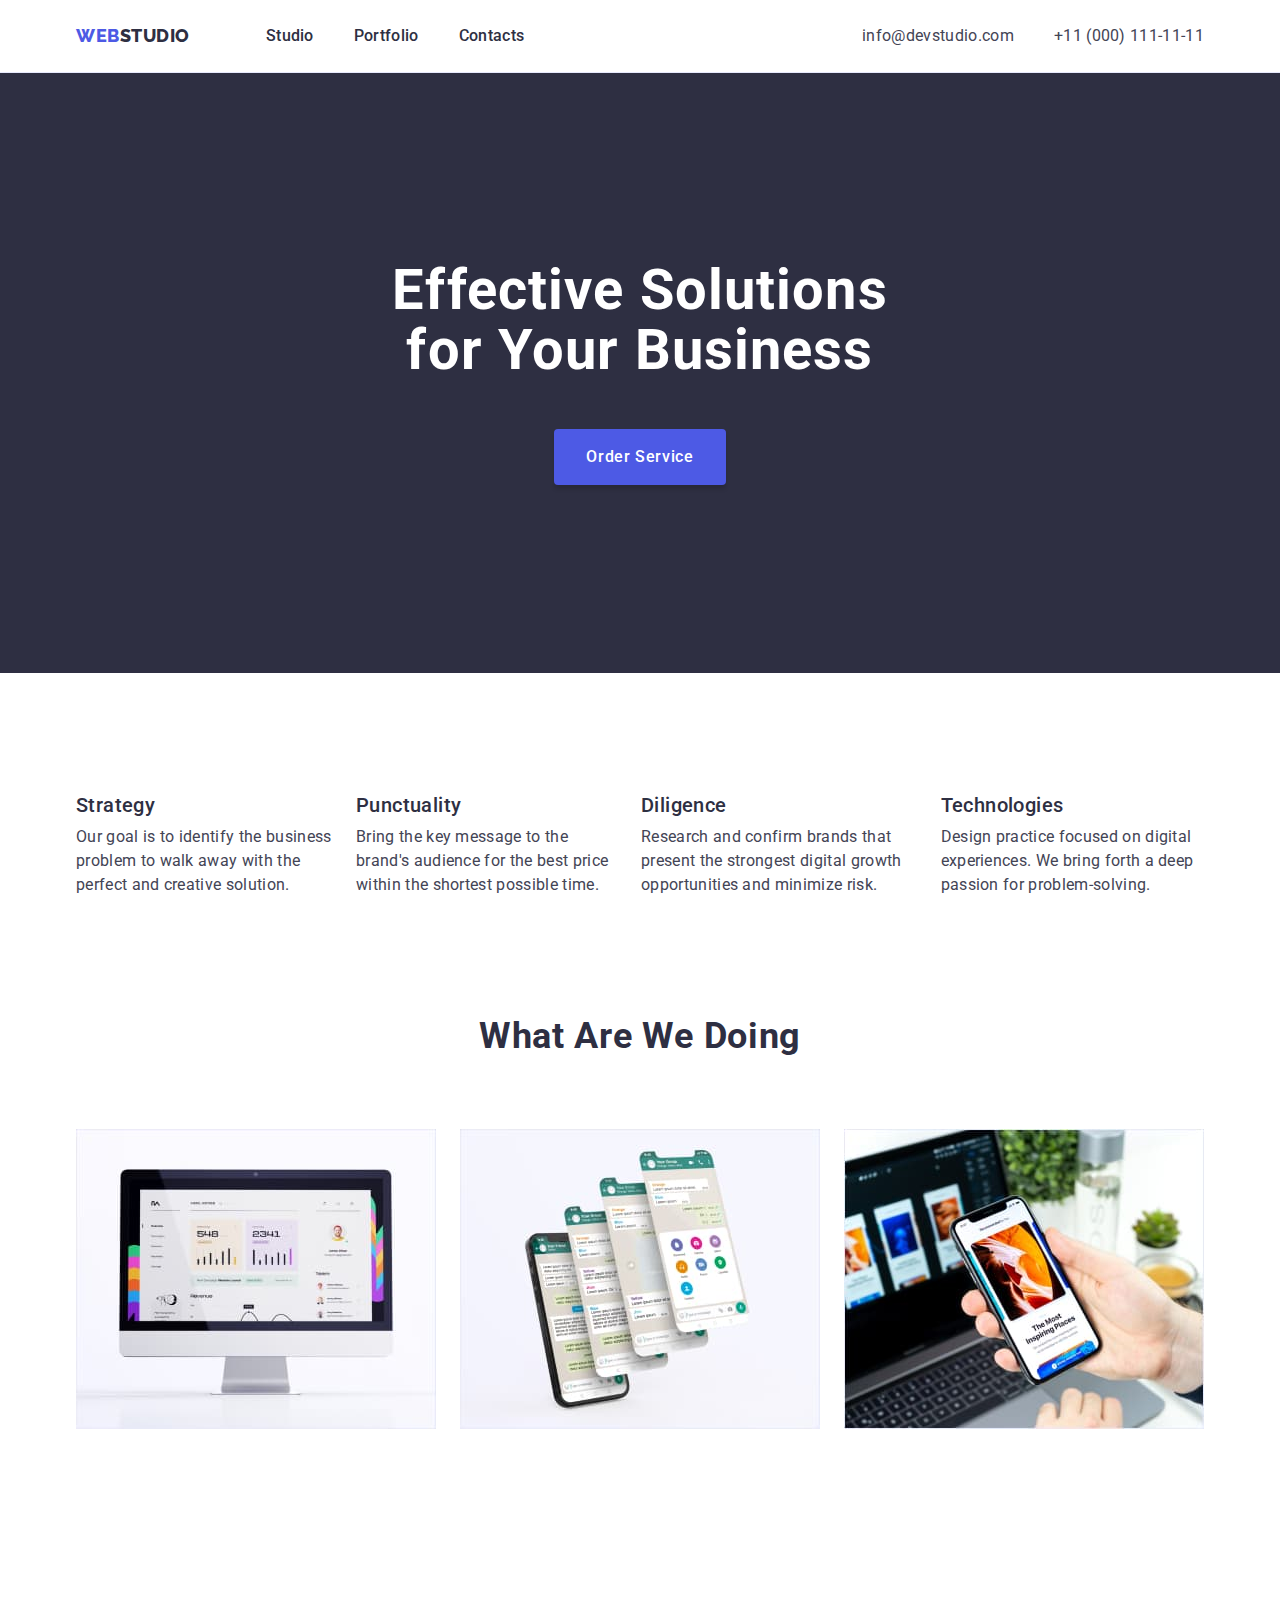
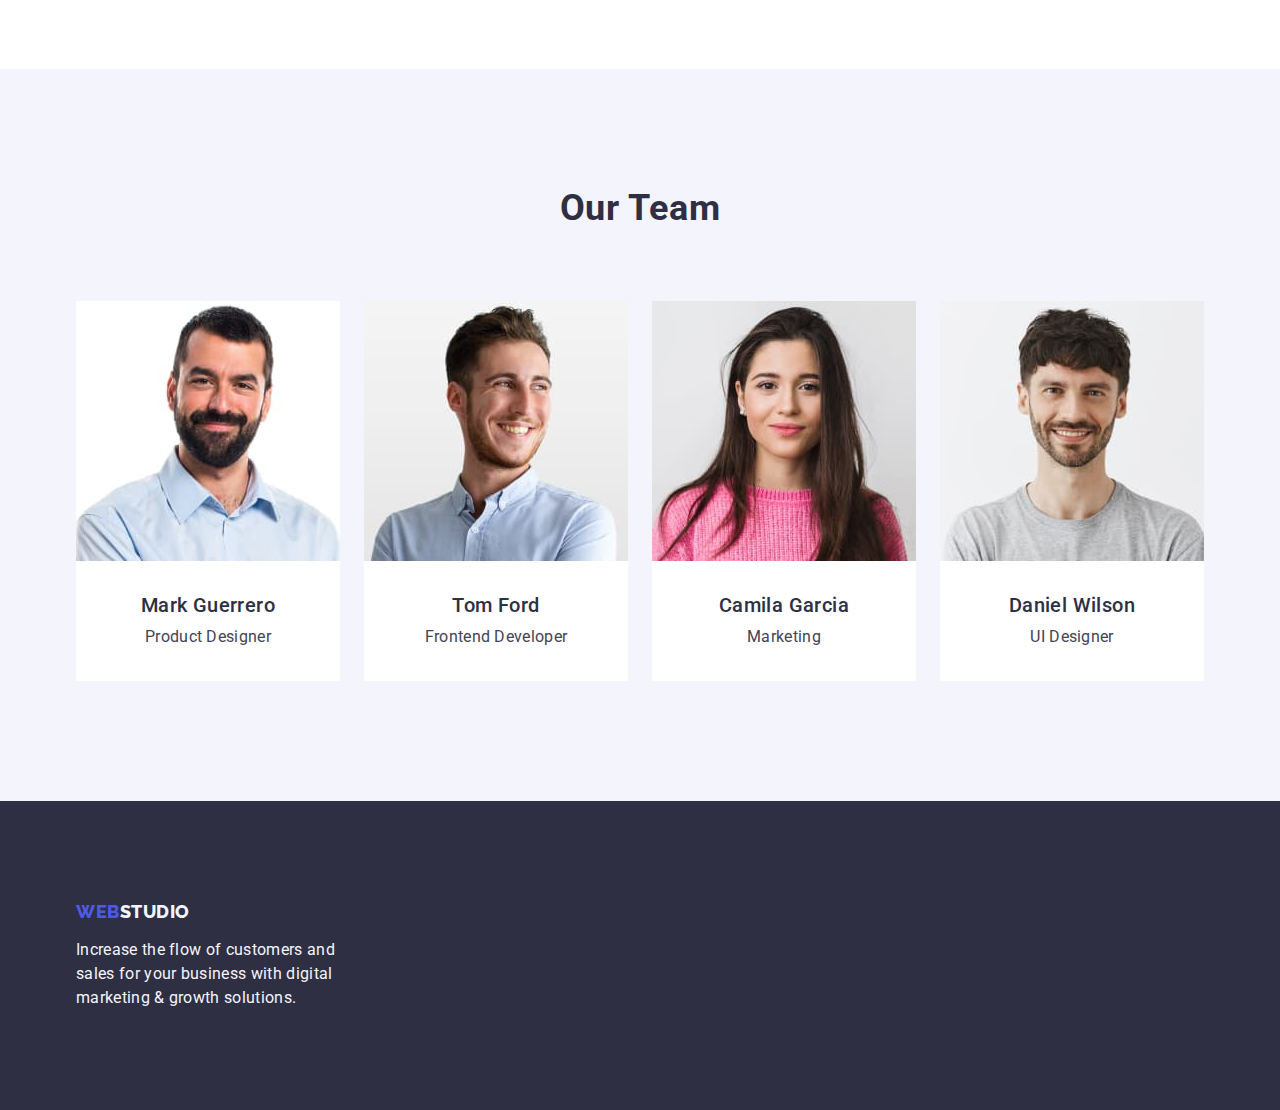
<file: index.html>
<!DOCTYPE html>
<html lang="en">
<head>
    <meta charset="UTF-8">
    <meta http-equiv="X-UA-Compatible" content="IE=edge">
    <meta name="viewport" content="width=device-width, initial-scale=1.0">
    <title>Main page</title>
    <link rel="preconnect" href="https://fonts.googleapis.com">
<link rel="preconnect" href="https://fonts.gstatic.com" crossorigin>
<link href="https://fonts.googleapis.com/css2?family=Raleway:wght@700;800&family=Roboto:wght@400;500;700;900&display=swap" rel="stylesheet">
<link rel="stylesheet" href="https://cdnjs.cloudflare.com/ajax/libs/modern-normalize/1.1.0/modern-normalize.min.css">
<link rel="stylesheet" href="css/styles.css">
</head>

<body>
    <!--Header-->
    <header class="header-section">
        <div class="header-container container">
    <nav class="logo-nav">
        <a class="logo-link link" href="./index.html" >Web<span class="logo-link-dark">Studio</span></a>

    <ul class="site-nav list">
        <li class="item"><a class="menu-link link" href="./index.html">Studio</a></li>
        <li class="item"><a class="menu-link link" href="./portfolio.html">Portfolio</a></li>
        <li class="item"><a class="menu-link link" href="">Contacts</a></li>
    </ul>
    </nav>

<!--Contact details-->
    <address class="contact">
    <ul class="contact-list list">
    <li class="contact-item">
<a class="contact-link link" href="mailto:info@devstudio.com">info@devstudio.com</a>
    </li>   
    <li class="contact-item">
        <a class="contact-link link" href="tel:+110001111111">+11 (000) 111-11-11</a>
    </li>
    </ul>
    </address>
    </div>
    </header>

    <!--Hero-->
    <main>
        <section class="hero-section section">
            <div class="hero-container container">
            <h1 class="hero-title">Effective Solutions for Your Business</h1>
            <button class="order-btn" type="button">Order Service</button>
        </div>
        </section>

    <!--Our features-->
    <section class="features-section">
        <div class="container">
        <h2 class="visually-hidden">Our features</h2>
        <!--List of features-->
            <ul class="features-list list">
            <li class="features-item">
            <h3 class="features-title">Strategy</h3>
            <p class="features-text">
                Our goal is to identify the business
problem to walk away with the perfect and creative solution. </p>
            </li>
            <li class="features-item">
                <h3 class="features-title">Punctuality</h3>
                <p class="features-text">
                    Bring the key message to the brand's audience 
for the best price within the shortest possible time.</p>
            </li>
            <li class="features-item">
                <h3 class="features-title">Diligence</h3>
                <p class="features-text">
                    Research and confirm brands that present the strongest 
digital growth opportunities and minimize risk.</p>
            </li>
            <li class="features-item">
                <h3 class="features-title">Technologies</h3>
                <p class="features-text">
                    Design practice focused on digital experiences. 
We bring forth a deep passion for problem-solving.</p>
            </li>
        </ul>
    </div>
    </section>
    <!--What are we doing?-->
    <section class="what-section">
        <div class="what-section container">
        <h2 class="what-title">What are we doing</h2>
        <ul class="what-list list">
            <li class="what-element">
                <img src="./images/laptop.jpg" 
                alt="laptop" 
                width="360"/>
            </li>
            <li class="what-element">
                <img src="./images/phone.jpg" 
                alt="smartphone" 
                width="360"/>
            </li>
            <li class="what-element">
                <img src="./images/smartphone.jpg" 
                alt="iphone"
                width="360"/>
                </li>
        </ul>
    </div>
    </section>
<!--Our Team-->
<section class="team-section">
    <div class="team-container container">
    <h2 class="what-title">Our Team</h2>
    <ul class="employee-list list">
        <li class="employee-card"><img src="./images/mark.jpg" alt="first employee photo" width="264">
        <div class="team-card"><h3 class="features-title">Mark Guerrero</h3>
    <p class="features-text">Product Designer</p></div>
    </li>
        <li class="employee-card"><img src="./images/tom.jpg" alt="second employee photo" width="264">
            <div class="team-card"><h3 class="features-title">Tom Ford</h3>
            <p class="features-text">Frontend Developer</p></div>
        </li>
        <li class="employee-card"><img src="./images/camila.jpg" alt="third employee photo" width="264">
        <div class="team-card"><h3 class="features-title">Camila Garcia</h3>
            <p class="features-text">Marketing</p></div>
        </li>
        <li class="employee-card"><img src="./images/daniel.jpg" alt="fourth employee photo" width="264">
        <div class="team-card"><h3 class="features-title">Daniel Wilson</h3>
            <p class="features-text">UI Designer</p></div>
        </li>
    </ul>
</div>
</section>
</main>

<!--Footer-->
<footer class="footer-section">
    <div class="footer-container container">
    <a class="logo-footer link" href="./index.html">Web<span class="logo-link-light">Studio</span></a>
 <p class="footer-text">Increase the flow of customers and sales for your business with digital marketing 
    & growth solutions.</p>
</div>
</footer>
    
</body>

</html>
</file>
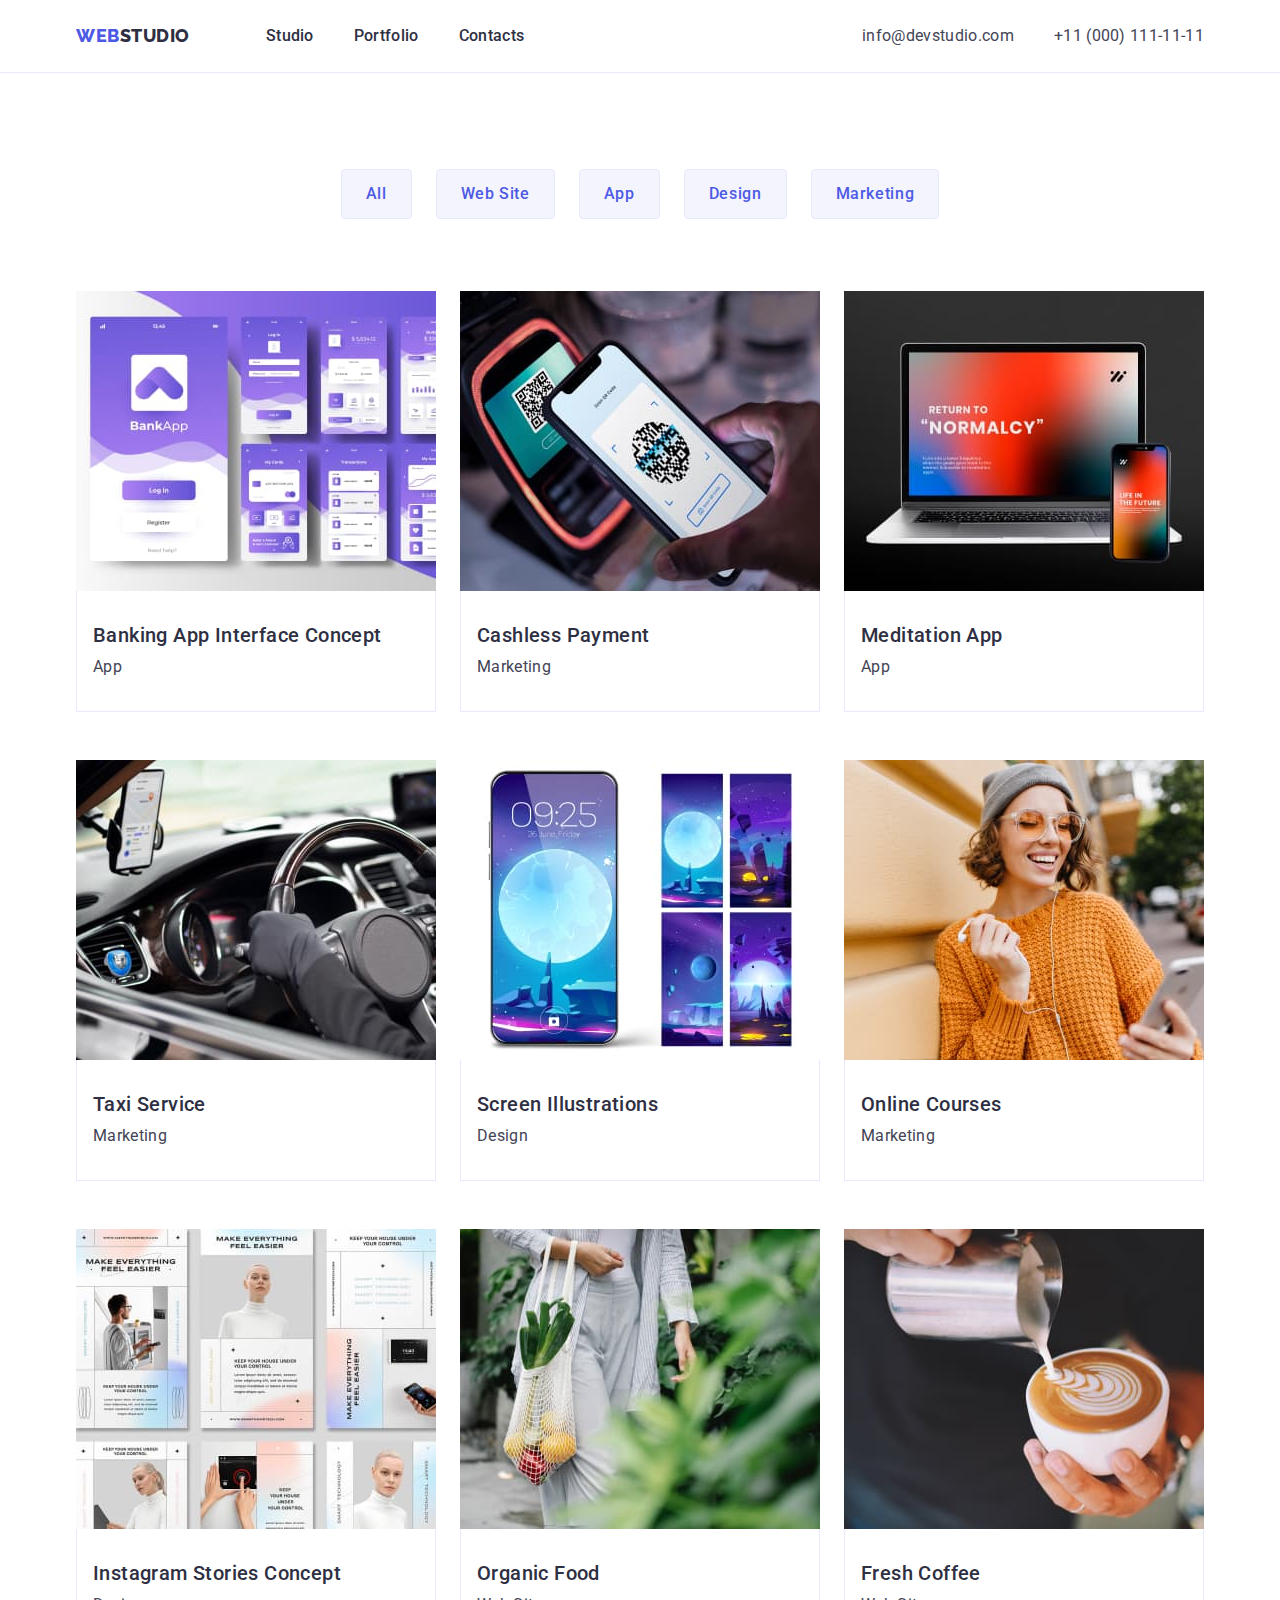
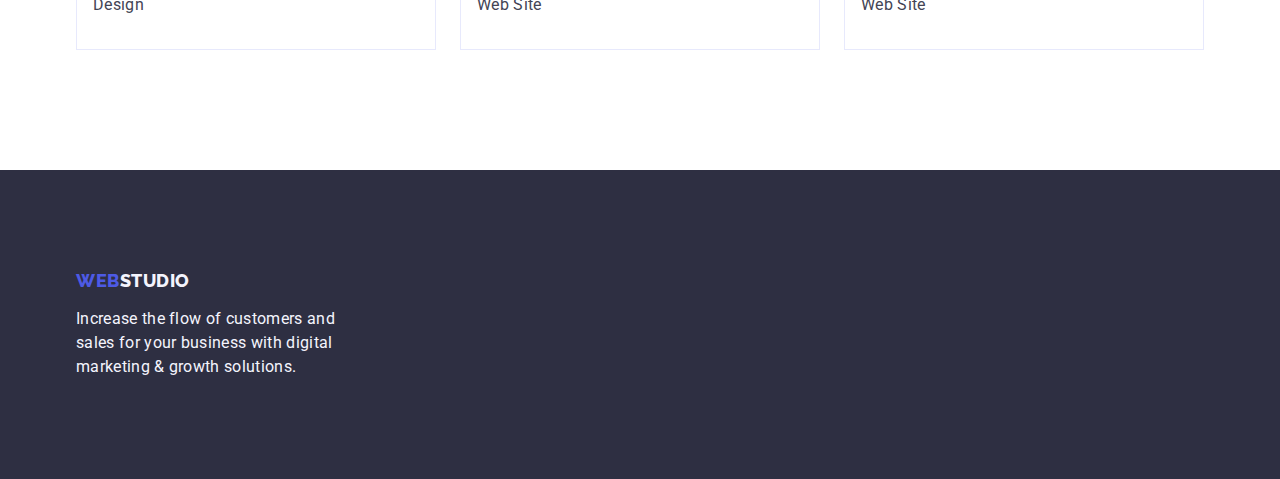
<file: portfolio.html>
<!DOCTYPE html>
<html lang="en">
<head>
    <meta charset="UTF-8">
    <meta http-equiv="X-UA-Compatible" content="IE=edge">
    <meta name="viewport" content="width=device-width, initial-scale=1.0">
    <title>Portfolio</title>
    <link rel="preconnect" href="https://fonts.googleapis.com">
<link rel="preconnect" href="https://fonts.gstatic.com" crossorigin>
<link href="https://fonts.googleapis.com/css2?family=Raleway:wght@700;800&family=Roboto:wght@400;500;700;900&display=swap" rel="stylesheet">
<link rel="stylesheet" href="https://cdnjs.cloudflare.com/ajax/libs/modern-normalize/1.1.0/modern-normalize.min.css">
<link rel="stylesheet" href="css/styles.css">
</head>

<body>
<!--Header-->
<header class="header-section">
    <div class="header-container container">
<nav class="logo-nav">
    <a class="logo-link link" href="./index.html" >Web<span class="logo-link-dark">Studio</span></a>

<ul class="site-nav list">
    <li class="item"><a class="menu-link link" href="./index.html">Studio</a></li>
    <li class="item"><a class="menu-link link" href="./portfolio.html">Portfolio</a></li>
    <li class="item"><a class="menu-link link" href="">Contacts</a></li>
</ul>
</nav>

<!--Contact details-->
<address class="contact">
<ul class="contact-list list">
<li class="contact-item">
<a class="contact-link link" href="mailto:info@devstudio.com">info@devstudio.com</a>
</li>   
<li class="contacts-item">
    <a class="contact-link link" href="tel:+110001111111">+11 (000) 111-11-11</a>
</li>
</ul>
</address>
</div>
</header>

        <!--Portfolio display-->
        <main>
            <section class="portfolio-section">
                <div class="portfolio-container container">
            <h1 class="visually-hidden">Portfolio</h1>
            <ul class="portfolio-list list">
                <li><button class="portfolio-btn" type="button">All</button></li>
                <li><button class="portfolio-btn" type="button">Web Site</button></li>
                <li><button class="portfolio-btn" type="button">App</button></li>
                <li><button class="portfolio-btn" type="button">Design</button></li>
                <li><button class="portfolio-btn" type="button">Marketing</button></li>
            </ul>


        <!--Gallery-->
        <ul class="portfolio-gallery list">
            <li class="portfolio-element">
                <a class="link" href="">
                <img src="./images/img-1.jpg" alt="Bank Application">
               <div class="content-wrapper"> <h2 class="features-title">Banking App Interface Concept</h2>
                <p class="features-text">App</p></div>
        </a>
        </li>

        <li class="portfolio-element">
            <a class="link" href="">
            <img src="./images/img-2.jpg" alt="Cashless Payment">
            <div class="content-wrapper"><h2 class="features-title">Cashless Payment</h2>
            <p class="features-text">Marketing</p></div>
        </a>
        </li>

        <li class="portfolio-element">
            <a class="link" href="">
            <img src="./images/img-3.jpg" alt="Meditation App">
            <div class="content-wrapper"><h2 class="features-title">Meditation App</h2>
            <p class="features-text">App</p></div>
        </a>
        </li>

        <li class="portfolio-element">
            <a class="link" href="">
            <img src="./images/img-4.jpg" alt="Taxi Service">
            <div class="content-wrapper"><h2 class="features-title">Taxi Service</h2>
            <p class="features-text">Marketing</p></div>
        </a>
        </li>

        <li class="portfolio-element">
            <a class="link" href="">
            <img src="./images/img-5.jpg" alt="Screen Illustrations">
            <div class="content-wrapper"><h2 class="features-title">Screen Illustrations</h2>
            <p class="features-text">Design</p></div>
        </a>
        </li>
        
        <li class="portfolio-element">
            <a class="link" href="">
            <img src="./images/img-6.jpg" alt="Online Courses">
            <div class="content-wrapper"><h2 class="features-title">Online Courses</h2>
            <p class="features-text">Marketing</p></div>
        </a>
        </li>

        <li class="portfolio-element">
            <a class="link" href="">
            <img src="./images/img-7.jpg" alt="Instagram Stories Concept">
            <div class="content-wrapper"><h2 class="features-title">Instagram Stories Concept</h2>
            <p class="features-text">Design</p></div>
        </a>
        </li>

        <li class="portfolio-element">
            <a class="link" href="">
            <img src="./images/img-8.jpg" alt="Organic Food">
            <div class="content-wrapper"><h2 class="features-title">Organic Food</h2>
            <p class="features-text">Web Site</p></div> 
        </a>
        </li>

        <li class="portfolio-element">
            <a class="link" href="">
            <img src="./images/img-9.jpg" alt="Organic Food">
            <div class="content-wrapper"><h2 class="features-title">Fresh Coffee</h2>
            <p class="features-text">Web Site</p></div>
        </a>
        </li>
         </ul>
        </div>
        </section>
        </main>

        <!--Footer-->
        <footer class="footer-section">
            <div class="footer-container container">
            <a class="logo-footer link" href="./index.html">Web<span class="logo-link-light">Studio</span></a>
         <p class="footer-text">Increase the flow of customers and sales for your business with digital marketing 
            & growth solutions.</p>
        </div>
        </footer>

</body>
</html>
</file>
<file: css/styles.css>
:root {
  --general-text-color: #434455;
  --white-color: #ffffff;
  --dark-color: #2e2f42;
  --light-color: #f4f4fd;
  --link-color: #4d5ae5;
  --link-active-color: #404bbf;
  --light-color:#F4F4FD;
}

/*Resets*/
/* global-selectors */
*,
*::before,
*::after {
  margin: 0;
  padding: 0;
}

.visually-hidden {
  position: absolute;
  width: 1px;
  height: 1px;
  margin: -1px;
  border: 0;
  padding: 0;
  
  white-space: nowrap;
  clip-path: inset(100%);
  clip: rect(0 0 0 0);
  overflow: hidden;
}

.container {
  width: 1158px;
  margin-left: auto;
  margin-right: auto;
  padding-left: 15px;
  padding-right: 15px;
  /*outline: 2px solid tomato;*/
}
 

ul,
ol {
  margin-top: 0;
  margin-bottom: 0;
  padding-left: 0;
  list-style: none;
}

.link {
  color: currentColor;
  text-decoration: none;
  cursor: pointer; 
}

button {
  font-family: inherit;
  color: currentColor;
  cursor: pointer;
}

.list {
  list-style: none;
  padding: 0;
  margin: 0;
}

.section {
  padding-top: 120px;
  padding-bottom: 120px;
}

h1,
h2,
h3,
h4,
h5,
h6,
p {
  margin: 0;
}

img{
  display: block;
}

/*Resets end*/

body{
  font-family: 'Roboto', sans-serif;
  background-color: var(--white-color);
  color: var(--general-text-color);
}

/*HEADER*/
.header-section{
  border-bottom: 1px solid #E7E9FC;
}
.header-container{
  display: flex;
  align-items: center;
  justify-content: space-between;
}
.site-nav{
  display: flex;
  align-items: center;
  gap: 40px;
}

.logo-nav{
  display: flex;
  align-items: center;
}
.contact-list{
  display: flex;
  align-items: center;
  padding-top: 0;
  padding-bottom: 0;
}
.contact-item{
  padding-top: 0;
  padding-bottom: 0;
}
.contact-item:not(:last-child)
{
  margin-right: 40px;
}
.logo-link{
  display: inline-block;
  padding-top: 24px;
  padding-bottom: 24px;
  font-family: 'Raleway', sans-serif;
  font-weight: 800;
  font-size: 18px;
  line-height: 1.17;
  letter-spacing: 0.03em;
  text-transform: uppercase;
  color: var(--link-color);
  margin-right: 76px;
  }
  
  .logo-link-dark{
  color: var(--dark-color);
  }
  .logo-link-light{
  color: var(--light-color);
  }
  
  .menu-link{
  display: block;
  font-weight: 500;
  font-size: 16px;
  line-height: 1.5;
  letter-spacing: 0.02em;
  color: var(--dark-color);
  padding-top: 24px;
  padding-bottom: 24px;
  }
  
  .menu-link:hover,
  .menu-link:focus {
  color: var(--link-active-color);
  }
  .contact{
  font-style: normal;
  }
  .contact-link{
    display: block;
  font-family: 'Roboto',sans-serif;
  font-style: normal;
  font-weight: 400;
  font-size: 16px;
  line-height: 1.5;
  letter-spacing: 0.02em;
  color: var(--general-text-color);
  padding-top: 24px;
  padding-bottom: 24px;
  }
  
  .contact-link:hover,
  .contact-link:focus {
  color: var(--link-active-color);
  }
/*HERO*/
.hero-section{
  background-color: var(--dark-color);
  padding-top: 188px;
  padding-bottom: 188px;
}
.hero-container{
  text-align: center;
}
.hero-title{
  max-width: 496px;
  font-weight: 700;
  font-size: 56px;
  line-height: 1.07;
  letter-spacing: 0.02em;
  color: var(--white-color);
  margin-bottom: 48px;
  margin-left: auto;
  margin-right: auto;
}
.order-btn{
display: block;
min-width: 169px;
font-family: 'Roboto',sans-serif;
font-style: normal;
font-weight: 500;
font-size: 16px;
line-height: 1.5;
letter-spacing: 0.04em;
color: var(--white-color);
background: var(--link-color);
box-shadow: 0px 4px 4px rgba(0, 0, 0, 0.15);
border-radius: 4px;
border: 0;
cursor: pointer;
padding: 16px 32px;
margin-left: auto;
margin-right: auto;
}
.order-btn:hover{
background-color: #404bbf;
}
.order-btn:focus {
background-color: #404bbf;
}
/*FEATURES*/
.features-section{
  padding: 120px 0px;
  background-color: var(--white-color);
}

.features-list{
  display: flex;
  gap: 24px;
}
.features-item{
  flex-basis: calc((100%-72)/4);
}
.features-title{
  font-weight: 500;
  font-size: 20px;
  line-height: 1.2;
  letter-spacing: 0.02em;
  color: var(--dark-color);
  margin-bottom: 8px;
  }
  
  .features-text{
  font-size: 16px;
  line-height: 1.5;
  letter-spacing: 0.02em;
  color: var(--general-text-color)
  }
/*WHAT ARE WE DOING*/
.what-section{
  background: var(--white-color);
  padding-bottom: 120px;
 
}
.what-section .container{
  border-radius: 0px 0px 4px 4px;
}
.what-list{
  display: flex;
  gap: 24px;
}
.what-element{
  flex-basis: calc((100% - 48px) / 3);
}
.what-title{
  font-weight: 700;
  font-size: 36px;
  line-height: 1.11;
  text-align: center;
  letter-spacing: 0.02em;
  text-transform: capitalize;
  color: var(--dark-color);
  margin-bottom: 72px;
  }
/*OUR TEAM*/
.team-section{
  background-color:var(--light-color);
  padding: 120px 0;
  }

.employee-list{
  display: flex;
  gap: 24px;
}
.employee-card{
  background-color: var(--white-color);
  flex-basis: calc(100%-72)/4;
  }
.team-card{
  padding: 32px 16px;
  border-radius: 0px 0px 4px 4px;
  border-top: none;
}
.employee-list .features-title,
.employee-list .features-text{
  text-align: center;
}
/*footer*/
.footer-section{

  background: var(--dark-color);
  padding: 100px 0 
}

  .footer-text{
    
   
    width: 264px;
  font-family: 'Roboto',sans-serif;
  font-style: normal;
  font-weight: 400;
  font-size: 16px;
  line-height: 1.5;
  letter-spacing: 0.02em;
  color:var(--light-color);
  }
  .logo-footer{display: inline-block;
    margin-bottom: 16px;
  font-family: 'Raleway', sans-serif;
    font-weight: 800;
    font-size: 18px;
    line-height: 1.17;
    letter-spacing: 0.03em;
    text-transform: uppercase;
    color: var(--link-color);
    margin-right: 76px;}

  /*PORTFOLIO*/
  .portfolio-section{
  padding: 96px 0 120px;
  padding-top: 96px;
  padding-bottom: 120px;
  margin-top: auto;
  margin-bottom: auto;
  }
  .portfolio-list{
    display: flex;
    justify-content: center;
    gap: 24px;
    margin-bottom: 72px;
  }
  .portfolio-btn {
    padding: 12px 24px;
    font-family: "Roboto", sans-serif;
    font-weight: 500;
    font-size: 16px;
    line-height: 1.5;
    letter-spacing: 0.04em;
    border: 1px solid #e7e9fc;
    border-radius: 4px;
    background-color: var(--light-color);
    color: var(--link-color);
    cursor: pointer;
    }
    
    .portfolio-btn:hover{
    border: 1px solid transparent;
    background: #404bbf;
    color: var(--white-color);
    box-shadow: 0px 3px 1px rgba(0, 0, 0, 0.1), 0px 2px 1px rgba(0, 0, 0, 0.08),
      0px 2px 2px rgba(0, 0, 0, 0.12);
    }
    .portfolio-btn:focus{
    border: 1px solid transparent;
    background: #404bbf;
    color: var(--white-color);
    box-shadow: 0px 3px 1px rgba(0, 0, 0, 0.1), 0px 2px 1px rgba(0, 0, 0, 0.08),
      0px 2px 2px rgba(0, 0, 0, 0.12); }
.portfolio-gallery{
  display: flex;
  justify-content: center;
  flex-wrap: wrap;
  gap: 24px;
  row-gap: 48px
}
.portfolio-element{
  flex-basis: calc((100% - 48px) / 3);
}
.content-wrapper{
  border: 1px solid #E7E9FC;
  border-top: none;
  background: var(--white-color);
  padding-top: 32px;
  padding: 32px 16px;
  width: 360px;
}
</file>
